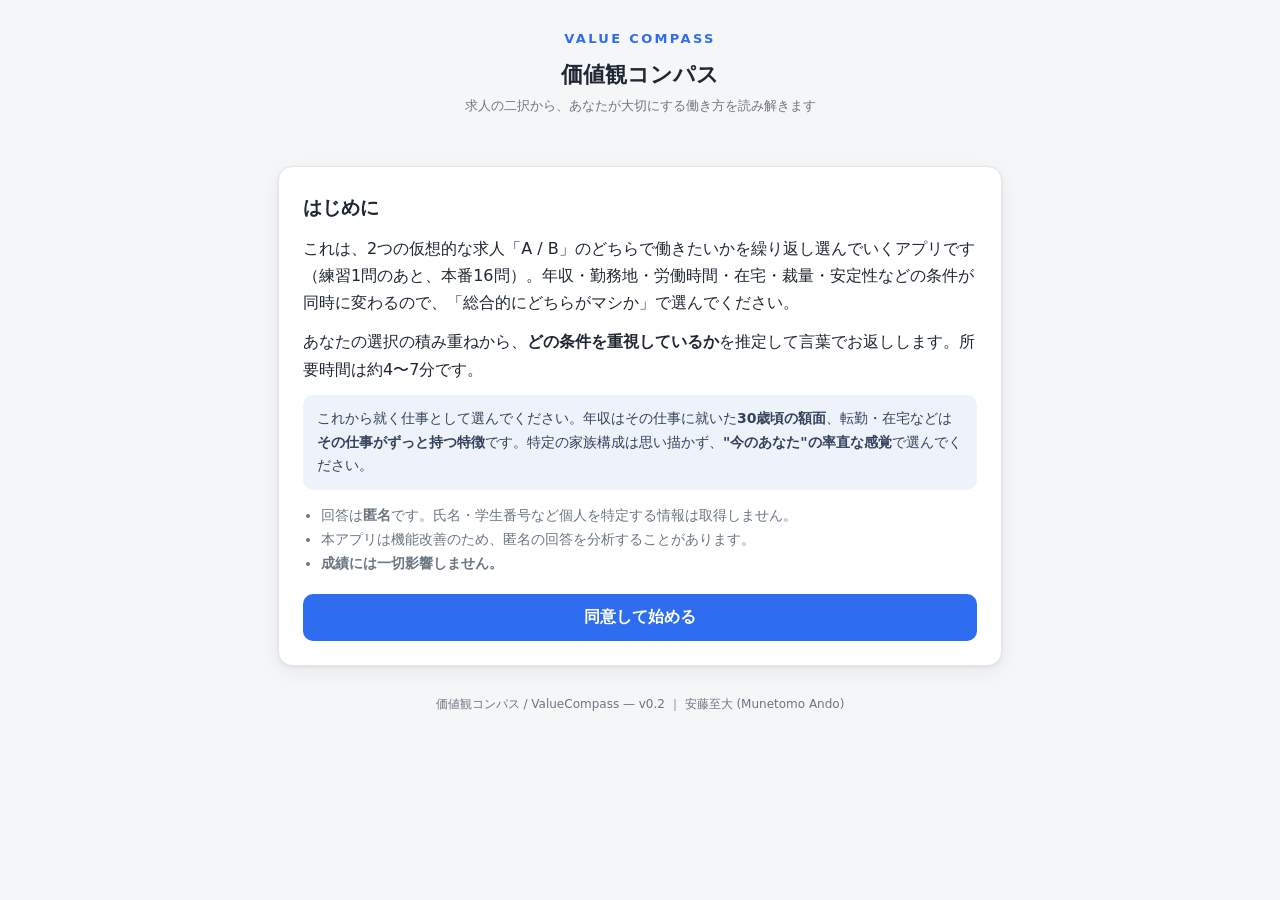
<file: index.html>
<!DOCTYPE html>
<html lang="ja">
<head>
  <meta charset="UTF-8">
  <meta name="viewport" content="width=device-width, initial-scale=1.0">
  <title>価値観コンパス / ValueCompass</title>
  <meta name="author" content="安藤至大 / Munetomo Ando">
  <link rel="stylesheet" href="style.css">
</head>
<body>
  <header class="app-head">
    <div class="logo">VALUE COMPASS</div>
    <h1>価値観コンパス</h1>
    <p class="sub">求人の二択から、あなたが大切にする働き方を読み解きます</p>
  </header>

  <main class="wrap">

    <!-- 1. 導入画面 -->
    <section id="intro" class="screen active">
      <div class="card">
        <h2>はじめに</h2>
        <p>これは、2つの仮想的な求人「A / B」のどちらで働きたいかを繰り返し選んでいくアプリです（練習1問のあと、本番16問）。年収・勤務地・労働時間・在宅・裁量・安定性などの条件が同時に変わるので、「総合的にどちらがマシか」で選んでください。</p>
        <p>あなたの選択の積み重ねから、<strong>どの条件を重視しているか</strong>を推定して言葉でお返しします。所要時間は約4〜7分です。</p>
        <p class="framing">これから就く仕事として選んでください。年収はその仕事に就いた<strong>30歳頃の額面</strong>、転勤・在宅などは<strong>その仕事がずっと持つ特徴</strong>です。特定の家族構成は思い描かず、<strong>"今のあなた"の率直な感覚</strong>で選んでください。</p>
        <ul class="consent">
          <li>回答は<strong>匿名</strong>です。氏名・学生番号など個人を特定する情報は取得しません。</li>
          <li>本アプリは機能改善のため、匿名の回答を分析することがあります。</li>
          <li><strong>成績には一切影響しません。</strong></li>
        </ul>
        <button id="start-btn" class="primary">同意して始める</button>
      </div>
    </section>

    <!-- 2-3. 設問画面（練習・本番・支配選択を兼用） -->
    <section id="question" class="screen">
      <div class="progress"><span id="progress-bar-fill"></span></div>
      <div id="q-stage">
        <div id="q-content">
          <div id="q-badge"></div>
          <h2 id="q-title">どちらの求人で働きたいですか？</h2>
          <div id="choices"></div>
          <div id="tradeoff-flash" class="tradeoff-flash" aria-live="polite"></div>
        </div>
      </div>
    </section>

    <!-- 4. 練習→本番への案内画面 -->
    <section id="transition" class="screen">
      <div class="card transition-card">
        <div class="transition-check">✓</div>
        <h2>練習はここまでです</h2>
        <p class="transition-lead">ここからが<strong>本番</strong>です。</p>
        <p>いまの練習と<strong>同じ要領</strong>で、表示される求人 A / B のうち<br>「働きたい」と思うほうを選んでいってください。</p>
        <p class="muted">全16問（途中に確認用の設問が1問入ります）。深く悩まず、直感で選んでかまいません。</p>
        <button id="begin-main-btn" class="primary">本番を始める</button>
      </div>
    </section>

    <!-- 5. 結果画面 -->
    <section id="result" class="screen">
      <div class="result-note">あなたの選択を読み解きました</div>
      <div class="dots" id="reveal-dots"></div>
      <div class="reveal-stage"><div class="reveal-card turn" id="reveal-card"></div></div>
      <button id="reveal-next" class="primary">次の発見へ →</button>
      <div id="quality-note" class="quality-note">注意チェックの設問で明らかに良い求人が選ばれませんでした。結果は参考程度にご覧ください。</div>
    </section>

    <!-- 6. 確認画面 -->
    <section id="confirm" class="screen">
      <div class="card">
        <h2>結果の確認</h2>
        <form id="confirm-form">
          <label class="field-label">この結果はあなたの実感に合っていますか？</label>
          <div class="likert">
            <label><input type="radio" name="agreement" value="1">1</label>
            <label><input type="radio" name="agreement" value="2">2</label>
            <label><input type="radio" name="agreement" value="3" checked>3</label>
            <label><input type="radio" name="agreement" value="4">4</label>
            <label><input type="radio" name="agreement" value="5">5</label>
          </div>
          <div class="ends muted"><span>全く違う</span><span>とても合う</span></div>

          <label class="field-label" for="free-text">結果を見て気づいたことがあれば（任意）</label>
          <textarea id="free-text" rows="3" placeholder="例：残業を気にしていたんだと気づいた"></textarea>

          <div style="margin-top:18px;">
            <button type="submit" class="primary">回答を送信する</button>
          </div>
        </form>
      </div>
    </section>

    <!-- 7. 送信完了 -->
    <section id="complete" class="screen">
      <div class="card" style="text-align:center;">
        <h2>ありがとうございました</h2>
        <p>ご協力に感謝します。あなたの回答は今後の改善に役立てられます。</p>
        <p id="complete-note" class="muted"></p>
      </div>
    </section>

    <footer class="app-foot">
      価値観コンパス / ValueCompass — v0.2 ｜ 安藤至大 (Munetomo Ando)
    </footer>
  </main>

  <script src="estimate.js"></script>
  <script src="radar.js"></script>
  <script src="app.js"></script>
</body>
</html>
</file>
<file: style.css>
:root {
  --bg: #f5f6f8;
  --card: #ffffff;
  --ink: #1f2733;
  --muted: #6b7682;
  --line: #e1e5ea;
  --accent: #2f6df0;
  --accent-ink: #ffffff;
  --good: #2f9e6f;
  --warn: #c2410c;
  --radius: 14px;
  --shadow: 0 1px 3px rgba(20, 30, 50, 0.08), 0 6px 20px rgba(20, 30, 50, 0.06);
  --maxw: 760px;
  font-family: -apple-system, "Hiragino Sans", "Yu Gothic UI", "Noto Sans JP", system-ui, sans-serif;
}

* { box-sizing: border-box; }
body {
  margin: 0; background: var(--bg); color: var(--ink);
  line-height: 1.7; -webkit-font-smoothing: antialiased;
}
.wrap { max-width: var(--maxw); margin: 0 auto; padding: 24px 18px 64px; }

header.app-head { text-align: center; padding: 28px 0 8px; }
header.app-head .logo { font-size: 13px; letter-spacing: .18em; color: var(--accent); font-weight: 700; }
header.app-head h1 { font-size: 22px; margin: 6px 0 2px; }
header.app-head .sub { color: var(--muted); font-size: 13px; margin: 0; }

.screen { display: none; }
.screen.active { display: block; animation: fade .25s ease; }
@keyframes fade { from { opacity: 0; transform: translateY(6px);} to { opacity: 1; transform: none; } }

.card {
  background: var(--card); border: 1px solid var(--line);
  border-radius: var(--radius); box-shadow: var(--shadow);
  padding: 24px; margin: 16px 0;
}

h2 { font-size: 19px; margin: 0 0 12px; }
p { margin: 0 0 12px; }
.muted { color: var(--muted); font-size: 14px; }
.error { color: var(--warn); }
code { background: #eef1f5; padding: 1px 6px; border-radius: 6px; font-size: 13px; }

ul.consent { margin: 8px 0 18px; padding-left: 18px; color: var(--muted); font-size: 14px; }

/* ボタン */
button { font-family: inherit; cursor: pointer; }
.primary {
  background: var(--accent); color: var(--accent-ink); border: none;
  font-size: 16px; font-weight: 700; padding: 13px 22px; border-radius: 10px;
  width: 100%; transition: filter .15s;
}
.primary:hover { filter: brightness(1.05); }

/* 進捗 */
.progress { height: 6px; background: var(--line); border-radius: 4px; overflow: hidden; margin: 4px 0 18px; }
#progress-bar-fill { display: block; height: 100%; background: var(--accent); width: 0; transition: width .3s; }

/* ページめくり演出 */
#q-stage { perspective: 1600px; }
#q-content { transform-origin: left center; backface-visibility: hidden; }
@keyframes pageTurnIn {
  0%   { transform: rotateY(-78deg); opacity: 0; }
  60%  { opacity: 1; }
  100% { transform: rotateY(0deg); opacity: 1; }
}
@keyframes pageTurnOut {
  0%   { transform: rotateY(0deg); opacity: 1; }
  100% { transform: rotateY(82deg); opacity: 0; }
}
#q-content.page-turn { animation: pageTurnIn .42s cubic-bezier(.2,.7,.3,1) both;
  box-shadow: 18px 0 30px -22px rgba(20,30,50,.35); }
#q-content.page-out { animation: pageTurnOut .24s ease-in both; }

@media (prefers-reduced-motion: reduce) {
  #q-content.page-turn, #q-content.page-out { animation: none; }
}

/* 選択フィードバック */
.job-card.chosen { border-color: var(--accent); box-shadow: 0 0 0 3px rgba(47,109,240,.25); transform: translateY(-2px) scale(1.01); }
.job-card.dimmed { opacity: .45; filter: grayscale(.3); }
.job-card { transition: border-color .15s, transform .1s, opacity .2s, box-shadow .15s; }

.badge { display: inline-block; font-size: 12px; font-weight: 700; color: var(--accent);
  background: #eaf1ff; padding: 4px 10px; border-radius: 999px; }
.badge.practice { color: var(--warn); background: #fdeede; }
#q-badge { margin-bottom: 10px; }
#q-badge:empty { display: none; } /* 注意チェック時はバッジを出さず本番に紛れ込ませる */
#q-title { font-size: 18px; margin: 4px 0 18px; }

/* 求人カード */
#choices { display: grid; grid-template-columns: 1fr 1fr; gap: 14px; }
.job-card {
  text-align: left; background: var(--card); border: 2px solid var(--line);
  border-radius: var(--radius); padding: 16px 16px 18px; transition: border-color .15s, transform .1s;
  display: flex; flex-direction: column;
}
.job-card:hover { border-color: var(--accent); transform: translateY(-2px); }
.job-card h3 { margin: 0 0 10px; font-size: 16px; color: var(--accent); }
.job-card ul { list-style: none; margin: 0 0 14px; padding: 0; flex: 1; }
.job-card li { display: flex; justify-content: space-between; gap: 8px; padding: 6px 0; border-bottom: 1px dashed var(--line); font-size: 14px; }
.job-card li:last-child { border-bottom: none; }
.job-card .k { color: var(--muted); }
.job-card .v { font-weight: 600; text-align: right; }
.job-card .choose { margin-top: auto; text-align: center; background: var(--accent); color: #fff; font-weight: 700;
  padding: 9px; border-radius: 8px; font-size: 14px; }

@media (max-width: 560px) {
  #choices { grid-template-columns: 1fr; }
}

/* 練習→本番 案内画面 */
.transition-card { text-align: center; padding: 40px 28px; }
.transition-check {
  width: 64px; height: 64px; margin: 0 auto 18px; border-radius: 50%;
  background: var(--good); color: #fff; font-size: 34px; line-height: 64px; font-weight: 700;
}
.transition-card h2 { font-size: 18px; color: var(--muted); margin-bottom: 6px; }
.transition-lead { font-size: 26px; font-weight: 800; margin: 4px 0 16px; }
.transition-lead strong { color: var(--accent); }
.transition-card p { font-size: 16px; }
.transition-card .primary { max-width: 320px; margin: 22px auto 0; }

/* 確認画面 */
.likert { display: flex; justify-content: space-between; gap: 6px; margin: 12px 0 6px; }
.likert label { flex: 1; text-align: center; font-size: 12px; color: var(--muted); cursor: pointer; }
.likert input { display: block; margin: 0 auto 6px; }
.likert .ends { display: flex; justify-content: space-between; font-size: 12px; color: var(--muted); }
textarea { width: 100%; border: 1px solid var(--line); border-radius: 8px; padding: 10px; font-family: inherit; font-size: 14px; resize: vertical; }
label.field-label { display: block; font-size: 14px; font-weight: 600; margin: 16px 0 6px; }

footer.app-foot { text-align: center; color: var(--muted); font-size: 12px; margin-top: 28px; }

/* framing 注記 */
.framing{background:#eef3fb;border-radius:10px;padding:12px 14px;font-size:14px;color:#33415a;margin:0 0 14px;}

/* 進行中トレードオフ・フラッシュ */
.tradeoff-flash{min-height:20px;text-align:center;font-size:13px;color:var(--muted);margin-top:14px;opacity:0;}
.tradeoff-flash.show{animation:tfFade 1.1s ease both;}
@keyframes tfFade{0%{opacity:0;transform:translateY(4px);}25%{opacity:1;transform:none;}80%{opacity:1;}100%{opacity:0;}}

/* 結果リビール */
.result-note{text-align:center;font-size:15px;color:var(--muted);margin:6px 0 12px;}
.dots{display:flex;justify-content:center;gap:7px;margin:6px 0 14px;}
.dots .dot{width:8px;height:8px;border-radius:50%;background:var(--line);transition:.2s;}
.dots .dot.on{background:var(--accent);transform:scale(1.25);}
.reveal-stage{perspective:1600px;}
.reveal-card{background:var(--card);border:1px solid var(--line);border-radius:16px;box-shadow:var(--shadow);padding:26px 24px;transform-origin:left center;}
.reveal-card.turn{animation:flipIn .5s cubic-bezier(.2,.7,.3,1) both;}
@keyframes flipIn{0%{transform:rotateY(-80deg);opacity:0;}60%{opacity:1;}100%{transform:rotateY(0);opacity:1;}}
.reveal-card .kicker{font-size:12px;font-weight:700;color:var(--accent);letter-spacing:.08em;}
.reveal-card h2{font-size:20px;margin:6px 0 14px;}
.reveal-card .lead{font-size:16px;}
#reveal-next{max-width:340px;margin:18px auto 0;}

/* レーダー */
.radar-wrap{display:flex;justify-content:center;margin:6px 0 4px;}
.grid-line{fill:none;stroke:var(--line);stroke-width:1;}
.axis-line{stroke:#d2d8e0;stroke-width:1;}
.axis-label{font-size:12px;fill:var(--muted);}
.axis-label.top1{font-weight:700;fill:var(--ink);}
.data-poly{fill:rgba(47,109,240,.18);stroke:var(--accent);stroke-width:2.5;stroke-linejoin:round;transform-origin:160px 150px;transform:scale(0);opacity:0;transition:transform .9s cubic-bezier(.2,.8,.2,1),opacity .5s;}
.data-poly.show{transform:scale(1);opacity:1;}
.data-dot{fill:var(--accent);}

/* お金換算 */
.money{display:flex;flex-direction:column;gap:10px;margin-top:6px;}
.money-item{display:flex;align-items:center;justify-content:space-between;gap:12px;border:1px solid var(--line);border-radius:12px;padding:13px 15px;background:#fafbfd;}
.money-item .label{font-weight:600;}
.money-item .val{font-size:20px;font-weight:800;color:var(--good);white-space:nowrap;}
.money-item .val.neg{color:var(--muted);font-size:15px;}
.money-sub{font-size:12px;color:var(--muted);margin-top:8px;}

/* 決定的瞬間 */
.moment{border-left:4px solid var(--accent);background:#f3f7ff;border-radius:0 12px 12px 0;padding:12px 15px;margin:10px 0;}
.moment.fast{border-left-color:var(--good);background:#f1faf5;}
.moment .m-tag{font-size:12px;font-weight:700;color:var(--accent);}
.moment.fast .m-tag{color:var(--good);}
.moment .m-body{font-size:14px;margin-top:4px;}

/* 譲れない/出しやすい・種明かし */
.cols{display:grid;grid-template-columns:1fr 1fr;gap:12px;margin-top:6px;}
.box{border:1px solid var(--line);border-radius:12px;padding:14px;}
.box h4{margin:0 0 8px;font-size:13px;}
.box.keep h4{color:var(--good);}
.box.trade h4{color:var(--muted);}
.box ul{margin:0;padding-left:16px;font-size:14px;}
.reveal-box{background:#eaf1ff;border-radius:12px;padding:16px;font-size:14px;}
.quality-note{display:none;background:#fdeede;color:var(--warn);padding:10px 14px;border-radius:8px;font-size:13px;margin-top:12px;}
@media (max-width:560px){ .cols{grid-template-columns:1fr;} }
@media (prefers-reduced-motion: reduce){ .reveal-card.turn,.data-poly,.tradeoff-flash.show{animation:none;transition:none;} .data-poly{transform:scale(1);opacity:1;} .tradeoff-flash.show{opacity:1;} }
</file>
